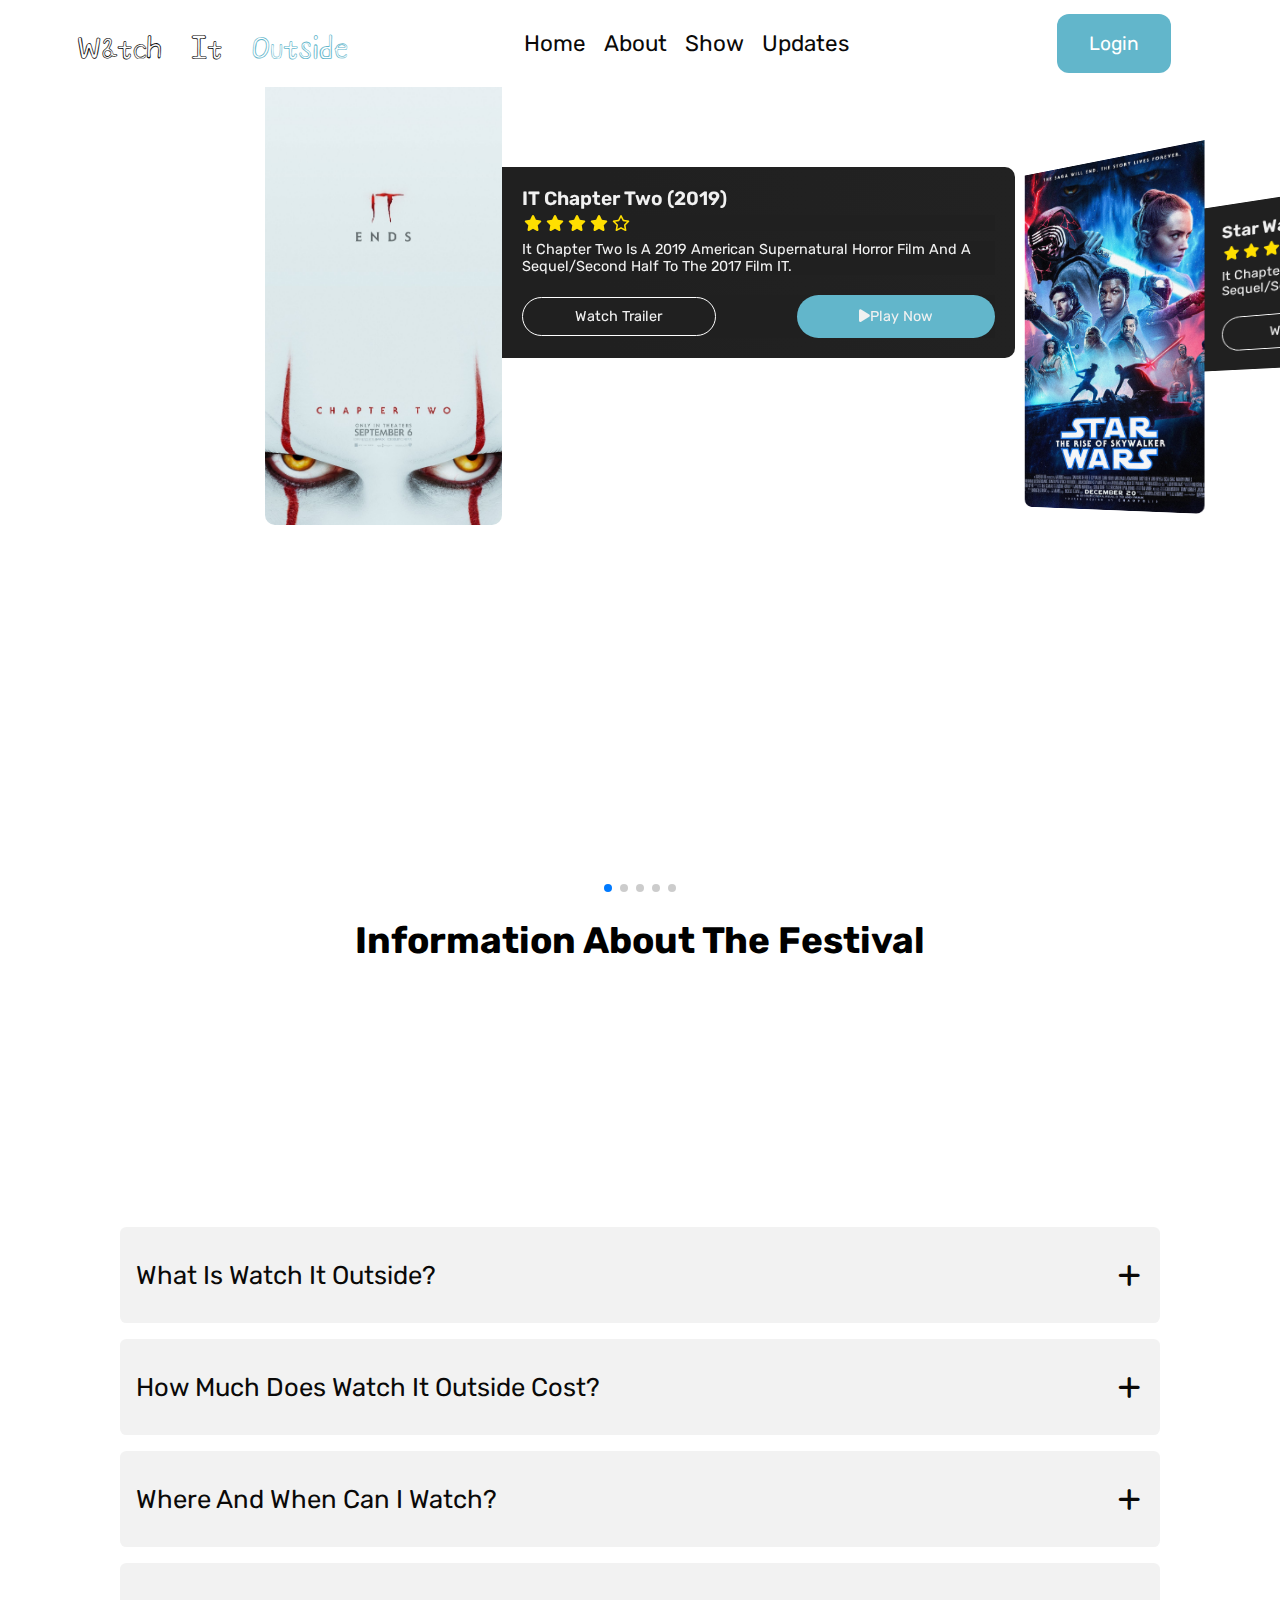
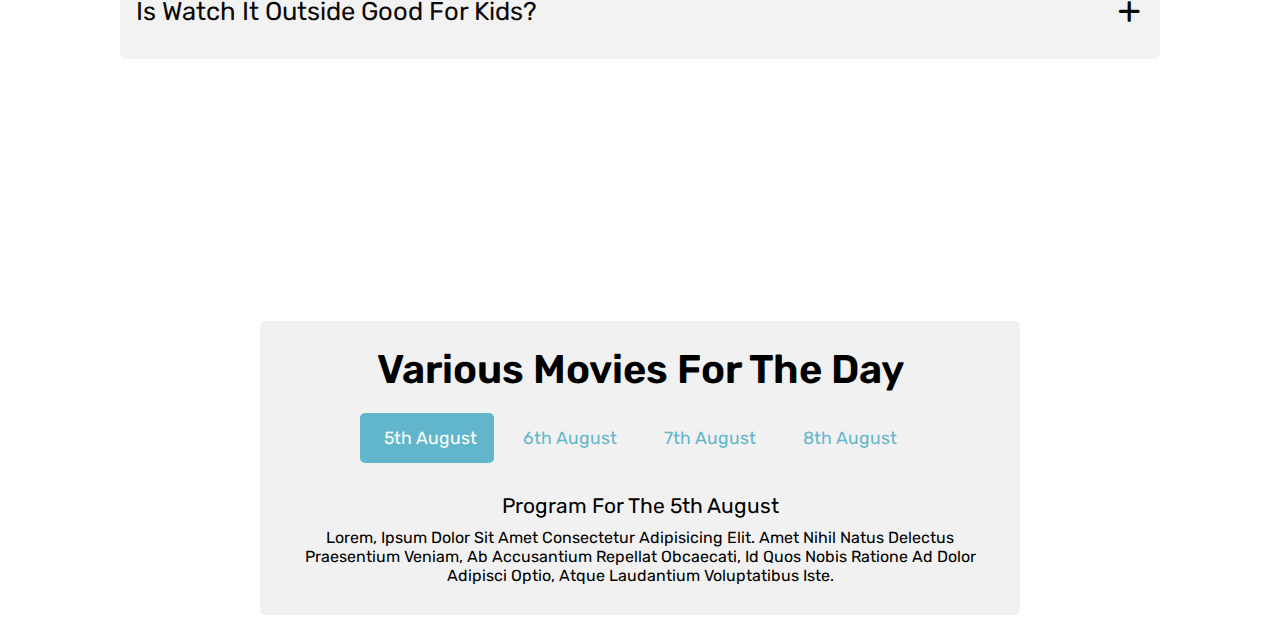
<file: p3_02_sourcecode/index.html>
<html lang="en">
<head>
    <meta charset="UTF-8">
    <meta http-equiv="X-UA-Compatible" content="IE=edge">
    <meta name="viewport" content="width=device-width, initial-scale=1.0">
    <title>WATCH IT OUTSIDE</title>
    <!-- custom css -->
    <link rel="stylesheet" href="style1.css">
    <!-- font awesome cdnjs -->
    <link rel="stylesheet" href="https://cdnjs.cloudflare.com/ajax/libs/font-awesome/6.0.0-beta3/css/all.min.css">
    <!-- swiper css -->
    <link rel="stylesheet" href="https://unpkg.com/swiper/swiper-bundle.min.css"/>
</head>
<body>
    
    <!-- header -->
    <header class="header_section">
        <div id="menubtn" class="fas fa-bars"></div>
        <a href="#" class="title">watch it <span>outside</span></a>

        <nav class="navbar">
            <a href="#slider_container" class="nav_link">home</a>
            <a href="#about" class="nav_link">about</a>
            <a href="#" class="nav_link">show</a>
            <a href="#" class="nav_link">updates</a>
        </nav>

        <div class="login_btn">
            <button><a href="sign_in.html" class="btn">login</a></button>
            <span><a href="sign_in.html" class="far fa-user"></a></span>
        </div>
    </header>

    <!-- home -->
    <section id="slider_container home">


         <!-- Swiper -->
    <div class="swiper mySwiper">
        <div class="swiper-wrapper">

            <!-- slider 1 -->
          <div class="swiper-slide">

            <div class="slider_box">
                <div class="slider_img">
                    <img src="images/1.jpg" class="img" alt="poster">
                </div>
    
                <div class="slider_details">
                    <strong>IT Chapter Two (2019)</strong>
                    <div class="rating">
                        <a href="#">
                            <i class="fas fa-star"></i>
                        </a>
    
                        <a href="#">
                            <i class="fas fa-star"></i>
                        </a>
    
                        <a href="#">
                            <i class="fas fa-star"></i>
                        </a>
    
                        <a href="#">
                            <i class="fas fa-star"></i>
                        </a>
    
                        <a href="#">
                            <i class="far fa-star"></i>
                        </a>
                    </div>
    
                    <!-- movie details -->
                    <p>it chapter two is a 2019 american supernatural horror film and a sequel/second half to the 2017 film IT.</p>
    
                    <!-- cast -->
                    <!-- <div class="movie_cast">
                        <a href="#"><img src="images/cast-1.jpg" alt="cast"></a>
                    </div> -->
    
                    <div class="card_btn">
                        <a href="#" class="trailer_btn">Watch Trailer</a>
                        <a href="sign_in.html" class="play_btn"><i class="fas fa-play"></i>Play Now</a>
                    </div>
                </div>
            </div>
          </div>
          <!-- slider 2 -->
          <div class="swiper-slide">


            <div class="slider_box">
                <div class="slider_img">
                    <img src="images/2.jpg" class="img" alt="poster">
                </div>
    
                <div class="slider_details">
                    <strong>Star Wars The Rise Of Skywalker</strong>
                    <div class="rating">
                        <a href="#">
                            <i class="fas fa-star"></i>
                        </a>
    
                        <a href="#">
                            <i class="fas fa-star"></i>
                        </a>
    
                        <a href="#">
                            <i class="fas fa-star"></i>
                        </a>
    
                        <a href="#">
                            <i class="fas fa-star"></i>
                        </a>
    
                        <a href="#">
                            <i class="far fa-star"></i>
                        </a>
                    </div>
    
                    <!-- movie details -->
                    <p>it chapter two is a 2019 american supernatural horror film and a sequel/second half to the 2017 film IT.</p>
    
                    <!-- cast -->
                    <!-- <div class="movie_cast">
                        <a href="#"><img src="images/cast-1.jpg" alt="cast"></a>
                    </div> -->
    
                    <div class="card_btn">
                        <a href="#" class="trailer_btn">Watch Trailer</a>
                        <a href="sign_in.html" class="play_btn"><i class="fas fa-play"></i>Play Now</a>
                    </div>
                </div>
            </div>


          </div>
          <!-- slider 3 -->
          <div class="swiper-slide">


            <div class="slider_box">
                <div class="slider_img">
                    <img src="images/3.jpg" class="img" alt="poster">
                </div>
    
                <div class="slider_details">
                    <strong>The Princess And The Frog</strong>
                    <div class="rating">
                        <a href="#">
                            <i class="fas fa-star"></i>
                        </a>
    
                        <a href="#">
                            <i class="fas fa-star"></i>
                        </a>
    
                        <a href="#">
                            <i class="fas fa-star"></i>
                        </a>
    
                        <a href="#">
                            <i class="fas fa-star"></i>
                        </a>
    
                        <a href="#">
                            <i class="far fa-star"></i>
                        </a>
                    </div>
    
                    <!-- movie details -->
                    <p>it chapter two is a 2019 american supernatural horror film and a sequel/second half to the 2017 film IT.</p>
    
                    <!-- cast -->
                    <!-- <div class="movie_cast">
                        <a href="#"><img src="images/cast-1.jpg" alt="cast"></a>
                    </div> -->
    
                    <div class="card_btn">
                        <a href="#" class="trailer_btn">Watch Trailer</a>
                        <a href="sign_in.html" class="play_btn"><i class="fas fa-play"></i>Play Now</a>
                    </div>
                </div>
            </div>


          </div>
          <!-- slider 4 -->
          <div class="swiper-slide">


            <div class="slider_box">
                <div class="slider_img">
                    <img src="images/4.jpg" class="img" alt="poster">
                </div>
    
                <div class="slider_details">
                    <strong>Star Wars Rogue One</strong>
                    <div class="rating">
                        <a href="#">
                            <i class="fas fa-star"></i>
                        </a>
    
                        <a href="#">
                            <i class="fas fa-star"></i>
                        </a>
    
                        <a href="#">
                            <i class="fas fa-star"></i>
                        </a>
    
                        <a href="#">
                            <i class="fas fa-star"></i>
                        </a>
    
                        <a href="#">
                            <i class="far fa-star"></i>
                        </a>
                    </div>
    
                    <!-- movie details -->
                    <p>it chapter two is a 2019 american supernatural horror film and a sequel/second half to the 2017 film IT.</p>
    
                    <!-- cast -->
                    <!-- <div class="movie_cast">
                        <a href="#"><img src="images/cast-1.jpg" alt="cast"></a>
                    </div> -->
    
                    <div class="card_btn">
                        <a href="#" class="trailer_btn">Watch Trailer</a>
                        <a href="sign_in.html" class="play_btn"><i class="fas fa-play"></i>Play Now</a>
                    </div>
                </div>
            </div>


          </div>
          <!-- slider 5 -->
          <div class="swiper-slide">


            <div class="slider_box">
                <div class="slider_img">
                    <img src="images/5.jpg" class="img" alt="poster">
                </div>
    
                <div class="slider_details">
                    <strong>Venom</strong>
                    <div class="rating">
                        <a href="#">
                            <i class="fas fa-star"></i>
                        </a>
    
                        <a href="#">
                            <i class="fas fa-star"></i>
                        </a>
    
                        <a href="#">
                            <i class="fas fa-star"></i>
                        </a>
    
                        <a href="#">
                            <i class="fas fa-star"></i>
                        </a>
    
                        <a href="#">
                            <i class="far fa-star"></i>
                        </a>
                    </div>
    
                    <!-- movie details -->
                    <p>it chapter two is a 2019 american supernatural horror film and a sequel/second half to the 2017 film IT.</p>
    
                    <!-- cast -->
                    <!-- <div class="movie_cast">
                        <a href="#"><img src="images/cast-1.jpg" alt="cast"></a>
                    </div> -->
    
                    <div class="card_btn">
                        <a href="#" class="trailer_btn">Watch Trailer</a>
                        <a href="sign_in.html" class="play_btn"><i class="fas fa-play"></i>Play Now</a>
                    </div>
                </div>
            </div>


          </div>

        </div>

        <div class="swiper-pagination"></div>
      </div>
  


        <!-- slider box -->

    </section>

    <!-- about -->
    <section class="head">
        <h2>information about the festival</h2>
    </section>
    <section id="about" class="section_about">
        <div class="about_container">
            <div class="information">

                <div class="information_item" id="question1">
                    <a href="#question1" class="information_link">
                        What Is Watch It Outside?
                        <i id="show_up" class="fas fa-plus"></i>
                        <i class="fas fa-minus"></i>
                    </a>

                    <div class="answer">
                        <p>
                            Watch It Outside is an organization that offers a wide variety of movies, anime, documentaries and more.
                            You can watch exciting movies with your family, loved ones and even friends over with some beer or soft drinks.
                        </p>
                    </div>
                </div>

                <div class="information_item" id="question2">
                    <a href="#question2" class="information_link">
                        How Much Does Watch It Outside Cost?
                        <i id="show_up" class="fas fa-plus"></i>
                        <i class="fas fa-minus"></i>
                    </a>

                    <div class="answer">
                        <p>
                            Watch It Outside is completely free for the public. Yes we are not kidding it is completely free for the public.
                        </p>
                    </div>
                </div>

                <div class="information_item" id="question3">
                    <a href="#question3" class="information_link">
                        Where and when Can I Watch?
                        <i id="show_up" class="fas fa-plus"></i>
                        <!-- <i class="fas fa-minus"></i> -->
                    </a>

                    <div class="answer">
                        <p>
                            This Year watch it outside is going to take place in <a href="#">boston</a>. We were granted the priviledge of showing our movies
                            in <a href="#">boston public garden</a>. this beautiful experience starts form august 5 to august 8 beginning as from 6pm and ends at 12am.
                        </p>
                    </div>
                </div>

                <div class="information_item" id="question4">
                    <a href="#question4" class="information_link">
                        is watch it outside good for kids?
                        <i id="show_up" class="fas fa-plus"></i>
                        <i class="fas fa-minus"></i>
                    </a>

                    <div class="answer">
                        <p>
                            watch it outside is available for people of all ages.we dont have a certain variety of people we want.
                            it's all about having much fun and when we talk about fun we think instantly of children and the happy moments we will share.
                        </p>
                    </div>
                </div>


            </div>
        </div>
    </section>

    <!-- show films -->
    <section class="display_movies">
        <div class="movie_wrapper">
            <header>various movies for the day</header>

            <input type="radio" name="slider" id="n5" checked>
            <input type="radio" name="slider" id="n6">
            <input type="radio" name="slider" id="n7">
            <input type="radio" name="slider" id="n8">

            <nav>
                <label for="n5" class="day_5">5th august</label>
                <label for="n6" class="day_6">6th august</label>
                <label for="n7" class="day_7">7th august</label>
                <label for="n8" class="day_8">8th august</label>
                <div class="slider"></div>
            </nav>
            <section>
                <div class="content content_1">
                    <div class="title">program for the 5th august</div>
                    <p>Lorem, ipsum dolor sit amet consectetur adipisicing elit. Amet nihil natus delectus praesentium veniam, 
                        ab accusantium repellat obcaecati, id quos nobis ratione ad dolor adipisci optio, atque laudantium voluptatibus iste.
                    </p>
                </div>

                <div class="content content_2">
                    <div class="title">program for the 6th august</div>
                    <p>Lorem, ipsum dolor sit amet consectetur adipisicing elit. Amet nihil natus delectus praesentium veniam, 
                        ab accusantium repellat obcaecati, id quos nobis ratione ad dolor adipisci optio, atque laudantium voluptatibus iste.
                    </p>
                </div>

                <div class="content content_3">
                    <div class="title">program for the 7th august</div>
                    <p>Lorem, ipsum dolor sit amet consectetur adipisicing elit. Amet nihil natus delectus praesentium veniam, 
                        ab accusantium repellat obcaecati, id quos nobis ratione ad dolor adipisci optio, atque laudantium voluptatibus iste.
                    </p>
                </div>

                <div class="content content_4">
                    <div class="title">program for the 8th august</div>
                    <p>Lorem, ipsum dolor sit amet consectetur adipisicing elit. Amet nihil natus delectus praesentium veniam, 
                        ab accusantium repellat obcaecati, id quos nobis ratione ad dolor adipisci optio, atque laudantium voluptatibus iste.
                    </p>
                </div>
            </section>
        </div>
    </section>


    <!-- custom js -->
    <script src="index.js"></script>
    <!-- Swiper JS -->
    <script src="https://unpkg.com/swiper/swiper-bundle.min.js"></script>

    <script>
        var swiper = new Swiper(".mySwiper", {
          effect: "coverflow",
          grabCursor: true,
          centeredSlides: true,
          slidesPerView: "auto",
          coverflowEffect: {
            rotate: 50,
            stretch: 0,
            depth: 100,
            modifier: 1,
            slideShadows: false,
          },
          pagination: {
            el: ".swiper-pagination",
          },
        });
      </script>
</body>
</html>
</file>
<file: p3_02_sourcecode/style1.css>
/* logo fonts */
@import url('https://fonts.googleapis.com/css2?family=Roboto:ital,wght@0,300;0,400;0,500;0,700;0,900;1,400&family=Shizuru&display=swap');

/* general fonts */
@import url('https://fonts.googleapis.com/css2?family=Roboto:ital,wght@0,300;0,400;0,500;0,700;0,900;1,400&family=Rubik:wght@400;500;600;700;800&display=swap');
*{
    padding: 0;
    margin: 0;
    text-decoration: none;
    outline: none;
    text-transform: capitalize;
    font-family: 'Roboto', sans-serif;
    font-family: 'Rubik', sans-serif;
    /* background-color: #f1f1f1; */
    --black: #0a0908;
    --blue: #62b6cb;
    --border: 0.1rem solid rgba(0, 0, 0, 0.1);
    transition: all 0.2s linear;
}

*::before,
*::after{
    box-sizing: inherit;
}

body{
    background-color: #fff;
}

html{
    scroll-behavior: smooth;
    overflow-x: hidden;
    background-color: #fff;
    box-sizing:  border-box;
    /* color: initial; */
}

.header_section{
    position: fixed;
    display: flex;
    top: 0;
    left: 0;
    right: 0;
    justify-content: space-between;
    align-items: center;
    padding: 0.7rem 6%;
    z-index: 1000;
    background-color: #fff;
}

.header_section #menubtn{
    display: none;
    font-size: 2.3rem;
    cursor: pointer;
    color: var(--black);
}

.navbar .nav_link{
    position: relative;
    display: inline-block;
    padding: 0.5rem 0 0.2rem;
    font-size: 1.4rem;
    color: var(--black);
    transition: all 500ms ease-in-out;
    padding: 7px;
}

.navbar .nav_link::after{
    position: absolute;
    content: '';
    width: 100%;
    height: 2px;
    top: 85%;
    left: 0;
    background-color: var(--blue);
    transition: transform 500ms;
    transform: scaleX(0);
    transform-origin: right;
}

.navbar .nav_link:hover{
    color: var(--blue);
}

.navbar .nav_link:hover::after{
    transform: scaleX(1);
    transform-origin: right;
}

.header_section .title,
.header_section .title span{
    font-family: 'Shizuru', 'cursive';
    font-size: 1.8rem;
    color: var(--black)
}

.header_section .title span{
    color: var(--blue);
}

.login_btn button{
    padding: 1.3rem 2rem;
    border: none;
    background-color: #fff;
}

.login_btn .btn{
    color: #fff;
    background-color: var(--blue);
    padding: 1.1rem 2rem;
    border-radius: 12px;
    font-size: 1.2rem;
}

.login_btn span a{
    display: none;
    font-size: 2rem;
    color: var(--black);
}

.header_section.active{
    padding: 2rem 7%;
    box-shadow: var(--box-shadow);
}

@media (max-width: 996px){
    html{
        font-size: 50%;
    }
    .header_section{
        padding: 2rem;
    }
    .header_section.active{
        padding: 2rem;
    }
}

@media (max-width: 768px){
    html{
        font-size: 50%;
    }
    .header_section .login_btn span a{
        display: inline-block;
    }
    .header_section .login_btn .btn{
        display: none;
    }
    .header_section .title,
    .header_section .title span{
        font-size: 3.5rem;
    }
    .header_section .navbar{
        position: absolute;
        top: 99%;
        left: 0;
        right: 0;
        background: #f1f1f1;
        border-top: var(--border);
        clip-path: polygon(0 0, 100% 0, 100% 0, 0 0);
    }
    .header_section .navbar a{
        display: block;
        margin: 2rem;
        font-size: 2rem;
    }
    .header_section #menubtn{
        display: block;
    }
    #menubtn.fa-times{
        transform: rotate(180deg);
    }
    .header_section .navbar.active{
        clip-path: polygon(0 0, 100% 0, 100% 100%, 0% 100%);
    }
}

/* home */
::selection{
    color: #181818;
    background-color: #fffd6b;
}

#slider_container{
    width: 100%;
    min-height: 100vh;
    display: flex;
    justify-content: center !important;
    align-items: center !important;
    position: fixed;
    /* background-color: var(--black); */
}

.slider_box{
    display: flex;
    justify-content: center;
    align-items: center;
    border-radius: 10px;
    /* background-color: var(--black); */
}

/* .swiper{
    margin: 75px 0px;
} */

.swiper-slide{
    width: 750px !important;
}


.slider_img{
    width: 250px;
    height: 450px;
    border-radius: 10px;
    overflow: hidden;
    margin-top: 75px;
}

.slider_img img{
    width: 100%;
    height: 100%;
    object-fit: cover;
    object-position: center;
}

.slider_details{
    padding: 20px;
    background: linear-gradient(90deg, #202020 20%, #222222);
    width: 500px;
    border-radius: 0px 10px 10px 0;
}

.slider_details strong{
    color: #f1f1f1;
    background-color: #202020;
    font-size: 1.2rem;
    font-weight: 600;
}

.rating{
    display: flex;
    align-items: center;
    margin: 5px 0px;
    background-color: #202020;
}

.rating a{
    background-color: #202020;
}

.rating i{
    color: #ffdf00;
    margin: 0 2px;    
    background-color: #202020;
}

.slider_details p{
    color: #f1f1f1;
    font-size: 0.9rem;
    margin: 10px 0px 10px 0px;
    background-color: #202020;
}

.card_btn,
.card_btn a,
.card_btn a i
{
    background-color: #202020;
}

.card_btn{
    display: flex;
    justify-content: space-between;
    margin-top: 20px;
    align-items: center;
}

.card_btn a{
    min-width: 160px;
    /* height: 35px;
    border-radius: 30px; */
    justify-content: center;
    align-items: center;
    text-align: center;
    color: #f1f1f1;
    font-size: 0.9rem;
}

.card_btn a.play_btn{
    padding: 0.8rem 1.2rem;
    background-color: var(--blue);
    border-radius: 30px;
}

.card_btn a.play_btn:hover{
    background-color: #4481eb;
}

.card_btn a.play_btn i{
    background-color: var(--blue);
}

.card_btn a.play_btn:hover i{
    background-color: #4481eb;
}

.card_btn a.trailer_btn{
    padding: 0.6rem 1rem;
    border: 1px solid #fff;
    border-radius: 30px;
}

/* media query */
@media(max-width: 820px){
    .slider_box{
        flex-direction: column;
    }
    .slider_details{
        width: 230px;
        height: auto;
        margin-top: -15px;
    }
    .card_btn{
        flex-direction: column;
    }
    .card_btn .trailer_btn{
        margin-bottom: 10px;
    }
    .slider_img{
        width: 200px;
        border-radius: 10px 10px 0px 0px;
    }
    .swiper-wrapper{
        margin-top: 50px;
        /* margin-bottom: -50px; */
    }
    .swiper-pagination{
        margin-bottom: 50px;
    }
    .slider_img img{
        height: 95%;
    }
}

/* about */
section.head{
    text-align: center;
    padding: 1.2rem;
}

section.head h2{
    font-size: 2.3rem;
    margin-bottom: 20px;
}
.section_about{
    width: 100%;
    height: 100vh;
    display: flex;
    align-items: center;
    justify-content: center;
}


.about_container{
    width: 100%;
    max-width: 65rem;
    margin: 0 auto;
    padding: 0 1.5rem;
}

.information_item{
    background-color: #f2f2f2;
    border-radius: 0.4rem;
    margin-bottom: 1rem;
    padding: 1rem;
    box-shadow: 0.5rem 2px 0.5rem var(--box-shadow);
    /* border: 1px solid #f2f2f2; */
}

.information_link{
    font-size: 1.6rem;
    color: var(--black);
    width: 100%;
    background-color: #f2f2f2;
    display: flex;
    align-items: center;
    justify-content: space-between;
    padding: 1rem 0;
}

.information_link i{
    color: var(--black);
    /* cursor: pointer; */
    padding: .2rem;
}

.information_link .fa-minus{
    display: none;
}

.answer{
    max-height: 0;
    overflow: hidden;
    position: relative;
    background-color: #c2bfbf;
    transition: max-height 650ms;
    /* clip-path: polygon(0 0, 100% 0, 100% 0, 0 0); */
}

.answer::before{
    content: '';
    position: absolute;
    width: 0.6rem;
    height: 90%;
    background-color: #66d109;
    top: 50%;
    left: 0;
    transform: translateY(-50%);
}

.answer p{
    color: var(--black);
    font-size: 1.3rem;
    padding: 2rem;
}

.information_item:target .answer{
    max-height: 20rem;
}
.information_item:target .information_link .fa-plus{
    display: none;
}

.information_item:target .information_link .fa-minus{
    display: block;
}

@media(max-width: 824px){
    .about_container{
        margin-bottom: 400px;
    }
}

/* show movies */
/* .display_movies{
    background-color: #4481eb;
} */

.movie_wrapper{
    max-width: 700px;
    width: 100%;
    margin: 20px auto;
    text-align: center;
    justify-content: center;
    align-items: center;
    background-color: #f1f1f1;
    padding: 25px 30px 30px 30px;
    border-radius: 5px;
}

.movie_wrapper header{
    font-size: 2.5rem;
    font-weight: 600;
    margin-bottom: 20px;
}

.movie_wrapper nav{
    position: relative;
    height: 50px;
    width: 80%;
    display: flex;
    align-items: center;
    /* background-color: red; */
    margin-left: 70px;
}

.movie_wrapper nav label{
    display: block;
    height: 100%;
    width: 100%;
    text-align: center;
    align-items: center;
    cursor: pointer;
    color: var(--blue);
    font-size: 1.1rem;
    line-height: 50px;
    z-index: 1;
    position: relative;
}

.movie_wrapper nav .slider{
    position: absolute;
    height: 100%;
    width: 24%;
    background: var(--blue);
    border-radius: 5px;
    z-index: 0;
    left: 0;
    bottom: 0;
    transition: all 0.3s ease;
}

#n6:checked ~ nav .slider{
    left: 25.5%;
}

#n7:checked ~ nav .slider{
    left: 50%;
}

#n8:checked ~ nav .slider{
    left: 75.5%;
}

#n5:checked ~ nav label.day_5,
#n6:checked ~ nav label.day_6,
#n7:checked ~ nav label.day_7,
#n8:checked ~ nav label.day_8{
    color: #fff;
}

input[type="radio"]{
    display: none;
}

section .content{
    display: none;
}

#n5:checked ~ section .content_1{
    display: block;
}

#n6:checked ~ section .content_2{
    display: block;
}

#n7:checked ~ section .content_3{
    display: block;
}

#n8:checked ~ section .content_4{
    display: block;
}

section .content .title{
    font-size: 21px;
    margin: 30px 0 10px 0;
}
</file>
